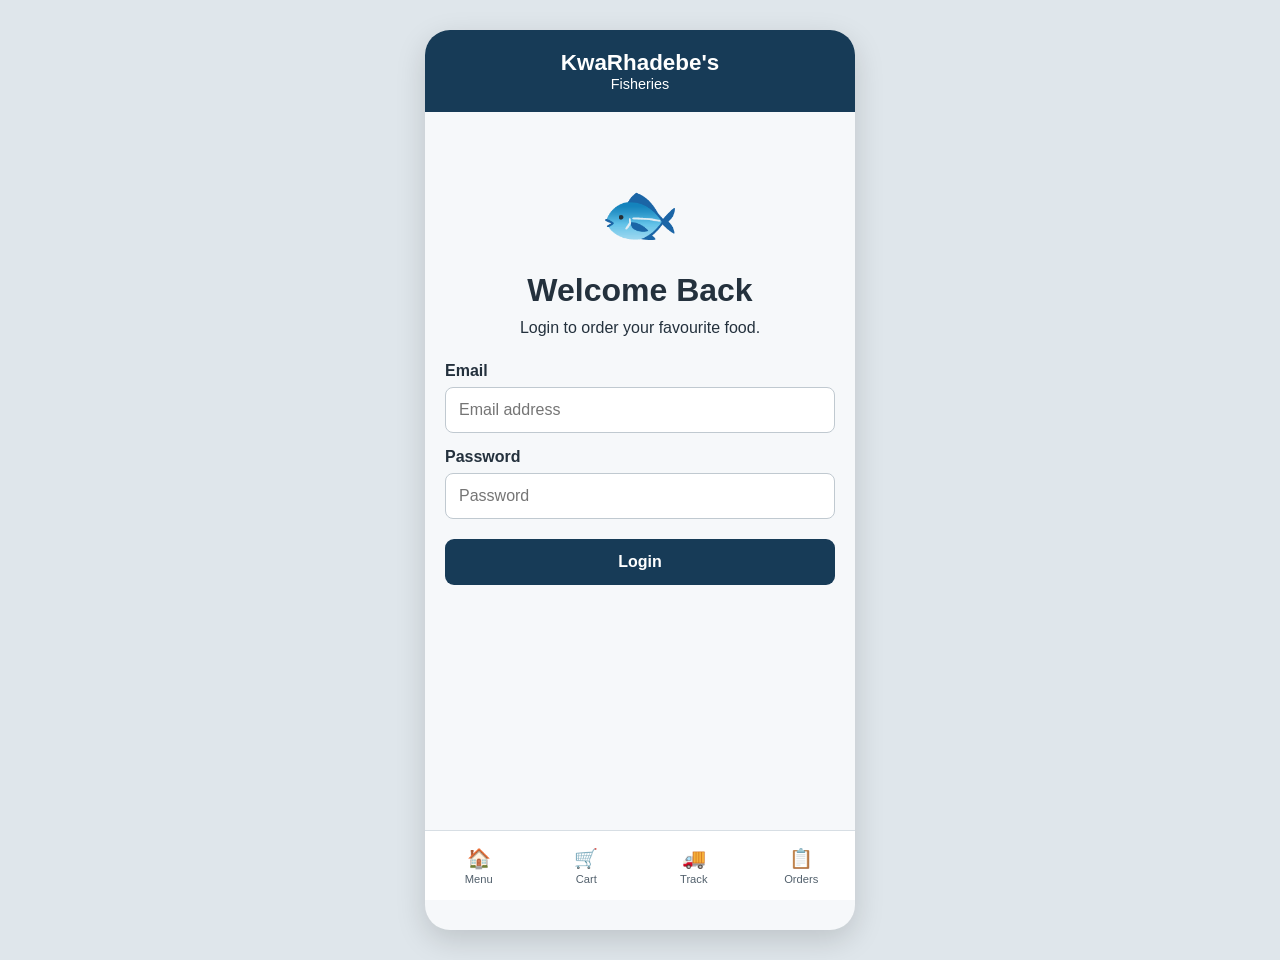
<file: kwarhadebe-fisheries/website/mobile/index.html>
<!DOCTYPE html>
<html lang="en">

<head>

    <meta charset="UTF-8">

    <meta
        name="viewport"
        content="width=device-width, initial-scale=1.0"
    >

    <meta
        name="description"
        content="KwaRhadebe's Fisheries mobile application prototype"
    >

    <title>
        KwaRhadebe's Fisheries App
    </title>

    <link
        rel="stylesheet"
        href="mobile.css"
    >

</head>


<body>

<div class="mobile-app">


    <!-- App Header -->

    <header class="app-header">

        <h1>
            KwaRhadebe's
        </h1>

        <p>
            Fisheries
        </p>

    </header>


    <!-- Login -->

    <section
        class="app-screen"
        id="login"
    >

        <div class="app-logo">
            🐟
        </div>

        <h2>
            Welcome Back
        </h2>

        <p>
            Login to order your favourite food.
        </p>


        <form
            id="mobile-login"
            class="mobile-form"
        >

            <label for="mobile-email">
                Email
            </label>

            <input
                type="email"
                id="mobile-email"
                required
                placeholder="Email address"
            >


            <label for="mobile-password">
                Password
            </label>

            <input
                type="password"
                id="mobile-password"
                required
                placeholder="Password"
            >


            <button
                type="submit"
                class="mobile-btn"
            >
                Login
            </button>

        </form>

    </section>


    <!-- Menu -->

    <section
        class="app-screen"
        id="menu"
    >

        <div class="app-title">

            <h2>
                Our Menu
            </h2>

            <p>
                Choose your meal
            </p>

        </div>


        <article class="food-card">

            <span class="food-icon">
                🐟
            </span>

            <div>

                <h3>
                    Fish &amp; Chips
                </h3>

                <p>
                    R60
                </p>

            </div>

            <button
                onclick="addMobileItem('Fish & Chips', 60)"
            >
                +
            </button>

        </article>


        <article class="food-card">

            <span class="food-icon">
                🥯
            </span>

            <div>

                <h3>
                    Fat Cakes
                </h3>

                <p>
                    R10
                </p>

            </div>

            <button
                onclick="addMobileItem('Fat Cakes', 10)"
            >
                +
            </button>

        </article>


        <article class="food-card">

            <span class="food-icon">
                🥤
            </span>

            <div>

                <h3>
                    Cold Drink
                </h3>

                <p>
                    R15
                </p>

            </div>

            <button
                onclick="addMobileItem('Cold Drink', 15)"
            >
                +
            </button>

        </article>


        <button
            class="mobile-btn"
            onclick="showScreen('checkout')"
        >
            View Cart
        </button>

    </section>


    <!-- Checkout -->

    <section
        class="app-screen"
        id="checkout"
    >

        <div class="app-title">

            <h2>
                Checkout
            </h2>

            <p>
                Confirm your order.
            </p>

        </div>


        <div
            id="mobile-cart"
            class="mobile-cart"
        >
            Your cart is empty.
        </div>


        <form
            id="mobile-checkout"
            class="mobile-form"
        >

            <label for="mobile-address">
                Delivery Address
            </label>

            <textarea
                id="mobile-address"
                required
                placeholder="Delivery address"
            ></textarea>


            <label for="mobile-payment">
                Payment
            </label>

            <select
                id="mobile-payment"
                required
            >

                <option value="">
                    Select payment method
                </option>

                <option>
                    Card
                </option>

                <option>
                    Online Payment
                </option>

                <option>
                    Cash on Delivery
                </option>

            </select>


            <button
                type="submit"
                class="mobile-btn"
            >
                Place Order
            </button>

        </form>

    </section>


    <!-- Tracking -->

    <section
        class="app-screen"
        id="tracking"
    >

        <div class="app-title">

            <h2>
                Track Delivery
            </h2>

            <p>
                Order #5002
            </p>

        </div>


        <div class="tracking-card">

            <div class="tracking-step active">
                ✓
                <span>
                    Order Received
                </span>
            </div>


            <div class="tracking-step active">
                ✓
                <span>
                    Preparing
                </span>
            </div>


            <div class="tracking-step active">
                🚚
                <span>
                    Out for Delivery
                </span>
            </div>


            <div class="tracking-step">
                ○
                <span>
                    Delivered
                </span>
            </div>

        </div>


        <button
            class="mobile-btn"
            onclick="showScreen('history')"
        >
            View Order History
        </button>

    </section>


    <!-- Order History -->

    <section
        class="app-screen"
        id="history"
    >

        <div class="app-title">

            <h2>
                Order History
            </h2>

            <p>
                Your previous orders.
            </p>

        </div>


        <article class="history-card">

            <div>

                <h3>
                    Order #5001
                </h3>

                <p>
                    Fish &amp; Chips
                </p>

            </div>

            <strong>
                R120
            </strong>

        </article>


        <article class="history-card">

            <div>

                <h3>
                    Order #5002
                </h3>

                <p>
                    Fish &amp; Chips + Drink
                </p>

            </div>

            <strong>
                R75
            </strong>

        </article>


        <article class="history-card">

            <div>

                <h3>
                    Order #5003
                </h3>

                <p>
                    Fat Cakes
                </p>

            </div>

            <strong>
                R40
            </strong>

        </article>


        <button
            class="mobile-btn"
            onclick="showScreen('menu')"
        >
            Order Again
        </button>

    </section>


    <!-- Mobile Navigation -->

    <nav class="bottom-nav">

        <button
            onclick="showScreen('menu')"
        >
            🏠
            <span>
                Menu
            </span>
        </button>


        <button
            onclick="showScreen('checkout')"
        >
            🛒
            <span>
                Cart
            </span>
        </button>


        <button
            onclick="showScreen('tracking')"
        >
            🚚
            <span>
                Track
            </span>
        </button>


        <button
            onclick="showScreen('history')"
        >
            📋
            <span>
                Orders
            </span>
        </button>

    </nav>


</div>


<script>

let mobileCart = [];


/*
    Show mobile screen
*/

function showScreen(screenId) {

    const screens =
        document.querySelectorAll(
            ".app-screen"
        );


    screens.forEach(
        function (screen) {

            screen.style.display =
                "none";

        }
    );


    const selectedScreen =
        document.getElementById(
            screenId
        );


    if (selectedScreen) {

        selectedScreen.style.display =
            "block";

    }


    updateMobileCart();

}


/*
    Add item
*/

function addMobileItem(
    name,
    price
) {

    mobileCart.push({
        name: name,
        price: price
    });


    alert(
        name +
        " added to cart."
    );


    updateMobileCart();

}


/*
    Update cart
*/

function updateMobileCart() {

    const cart =
        document.getElementById(
            "mobile-cart"
        );


    if (!cart) {

        return;

    }


    if (mobileCart.length === 0) {

        cart.textContent =
            "Your cart is empty.";

        return;

    }


    let total = 0;

    let html = "<h3>Your Order</h3>";


    mobileCart.forEach(
        function (item) {

            total += item.price;

            html += `
                <p>
                    ${item.name}
                    -
                    R${item.price}
                </p>
            `;

        }
    );


    html += `
        <hr>
        <strong>
            Total: R${total}
        </strong>
    `;


    cart.innerHTML = html;

}


/*
    Mobile login
*/

document
    .getElementById("mobile-login")
    .addEventListener(
        "submit",
        function (event) {

            event.preventDefault();

            showScreen("menu");

        }
    );


/*
    Mobile checkout
*/

document
    .getElementById("mobile-checkout")
    .addEventListener(
        "submit",
        function (event) {

            event.preventDefault();

            alert(
                "Order successfully placed. " +
                "Your order number is #5002."
            );

            mobileCart = [];

            showScreen("tracking");

        }
    );


/*
    Start application
*/

showScreen("login");

</script>


</body>

</html>
</file>
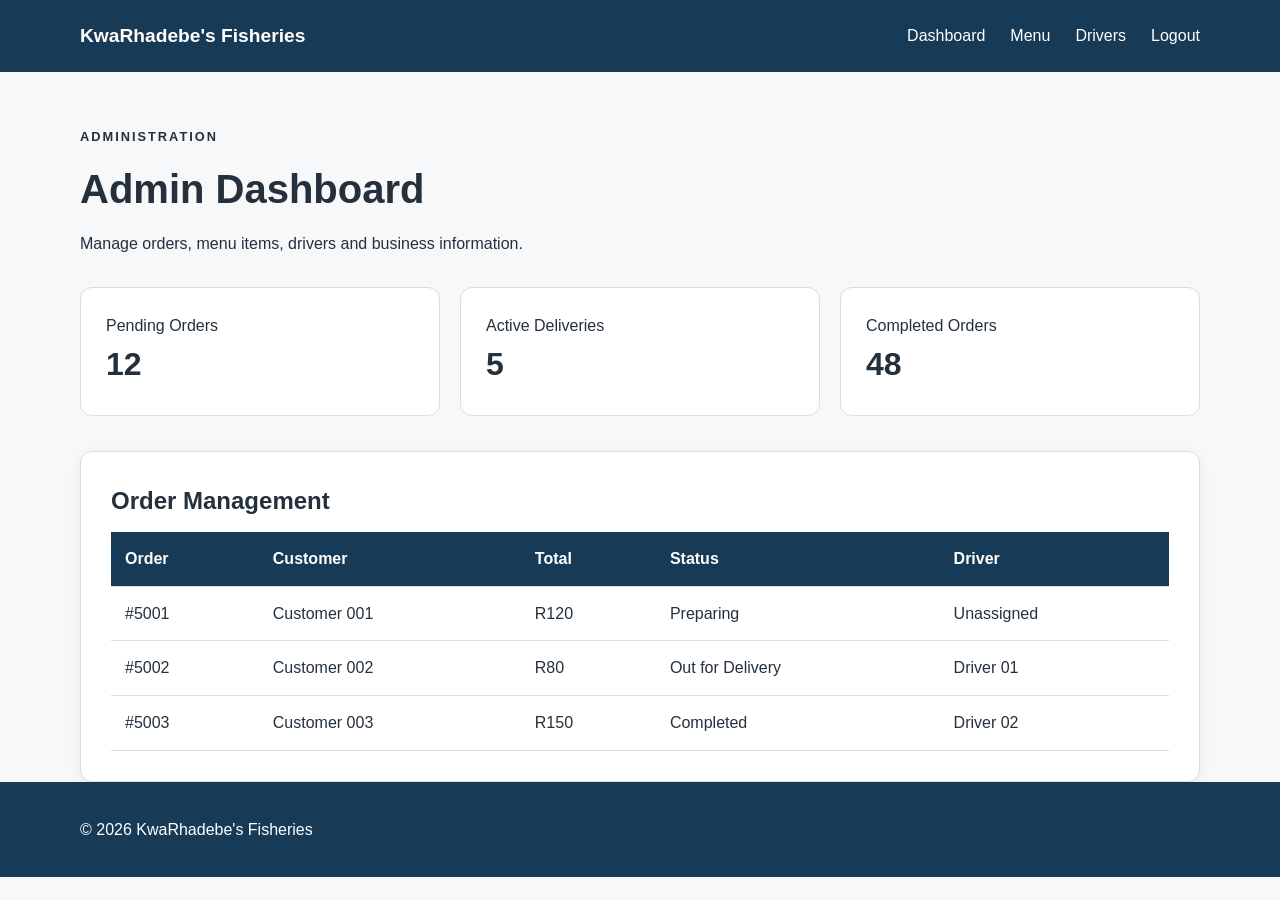
<file: kwarhadebe-fisheries/website/pages/admin.html>
<!DOCTYPE html>
<html lang="en">

<head>

    <meta charset="UTF-8">

    <meta
        name="viewport"
        content="width=device-width, initial-scale=1.0"
    >

    <title>
        Admin Dashboard | KwaRhadebe's Fisheries
    </title>

    <link
        rel="stylesheet"
        href="../css/style.css"
    >

</head>


<body>

<header class="site-header">

    <div class="container">

        <nav class="navbar">

            <a
                href="../index.html"
                class="logo"
            >
                KwaRhadebe's Fisheries
            </a>

            <ul class="nav-links">

                <li>
                    <a href="admin.html">
                        Dashboard
                    </a>
                </li>

                <li>
                    <a href="menu.html">
                        Menu
                    </a>
                </li>

                <li>
                    <a href="driver.html">
                        Drivers
                    </a>
                </li>

                <li>
                    <a href="../index.html">
                        Logout
                    </a>
                </li>

            </ul>

        </nav>

    </div>

</header>


<main>

<section class="container">

    <div class="page-heading">

        <p class="eyebrow">
            Administration
        </p>

        <h1>
            Admin Dashboard
        </h1>

        <p>
            Manage orders, menu items, drivers
            and business information.
        </p>

    </div>


    <!-- Dashboard Statistics -->

    <section
        class="dashboard-grid"
        aria-label="Dashboard statistics"
    >

        <article class="dashboard-card">

            <p>
                Pending Orders
            </p>

            <p class="dashboard-number">
                12
            </p>

        </article>


        <article class="dashboard-card">

            <p>
                Active Deliveries
            </p>

            <p class="dashboard-number">
                5
            </p>

        </article>


        <article class="dashboard-card">

            <p>
                Completed Orders
            </p>

            <p class="dashboard-number">
                48
            </p>

        </article>

    </section>


    <!-- Order Management -->

    <section class="card">

        <h2>
            Order Management
        </h2>

        <div class="table-container">

            <table>

                <thead>

                    <tr>

                        <th>
                            Order
                        </th>

                        <th>
                            Customer
                        </th>

                        <th>
                            Total
                        </th>

                        <th>
                            Status
                        </th>

                        <th>
                            Driver
                        </th>

                    </tr>

                </thead>


                <tbody>

                    <tr>

                        <td>
                            #5001
                        </td>

                        <td>
                            Customer 001
                        </td>

                        <td>
                            R120
                        </td>

                        <td>
                            Preparing
                        </td>

                        <td>
                            Unassigned
                        </td>

                    </tr>


                    <tr>

                        <td>
                            #5002
                        </td>

                        <td>
                            Customer 002
                        </td>

                        <td>
                            R80
                        </td>

                        <td>
                            Out for Delivery
                        </td>

                        <td>
                            Driver 01
                        </td>

                    </tr>


                    <tr>

                        <td>
                            #5003
                        </td>

                        <td>
                            Customer 003
                        </td>

                        <td>
                            R150
                        </td>

                        <td>
                            Completed
                        </td>

                        <td>
                            Driver 02
                        </td>

                    </tr>

                </tbody>

            </table>

        </div>

    </section>

</section>

</main>


<footer class="footer">

    <div class="container">

        <p>
            © 2026 KwaRhadebe's Fisheries
        </p>

    </div>

</footer>

</body>

</html>
</file>
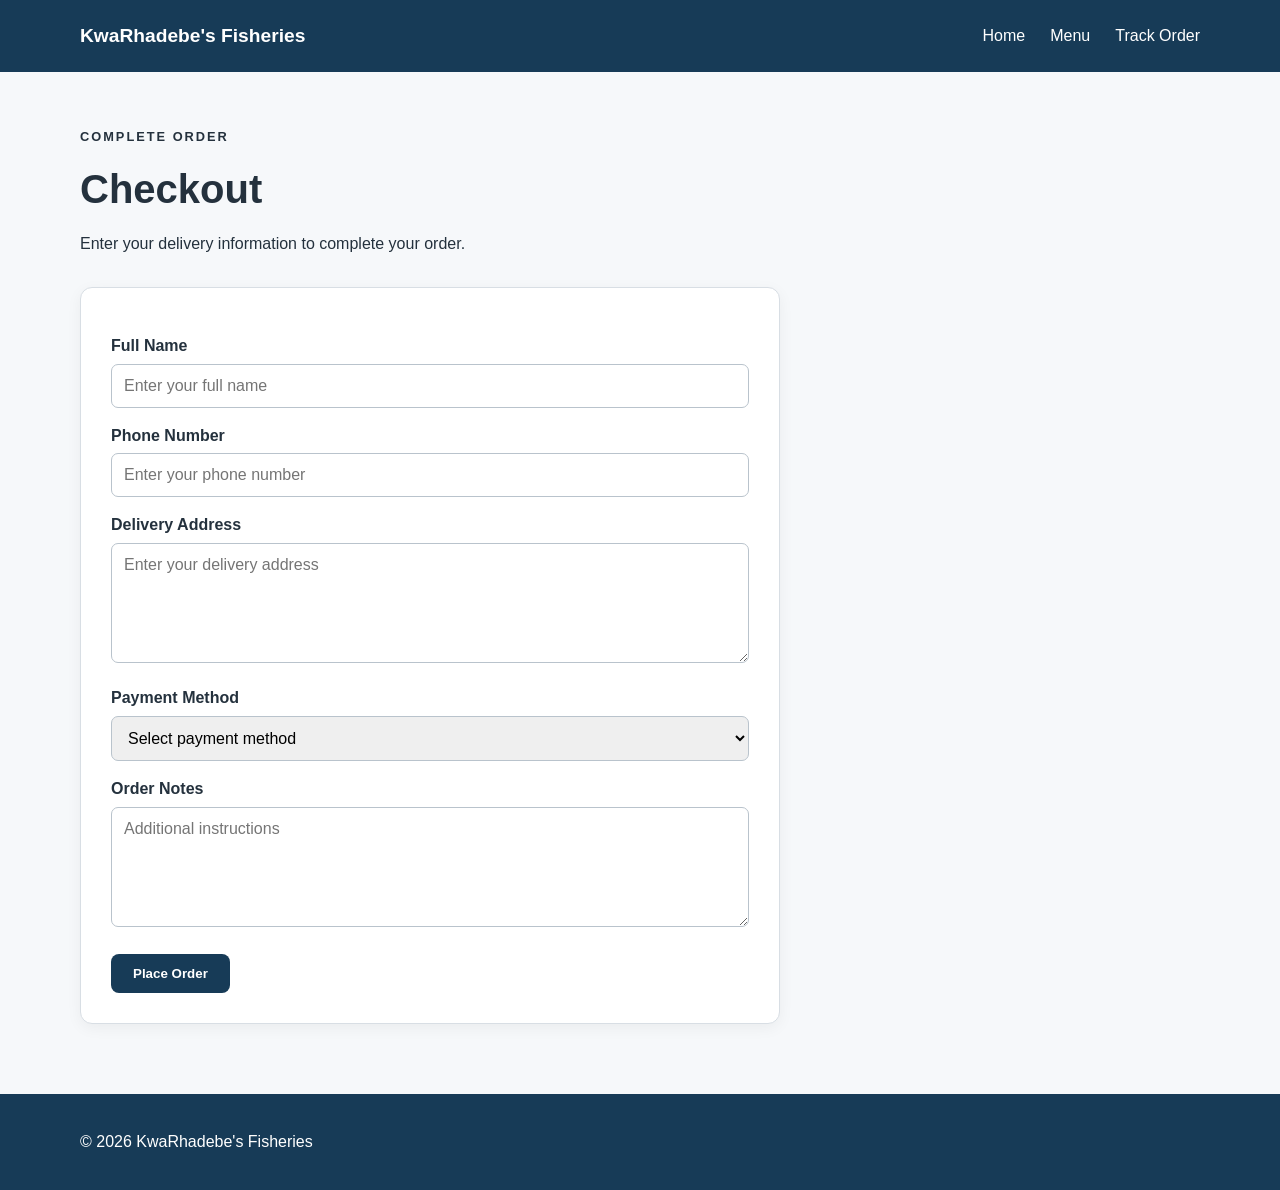
<file: kwarhadebe-fisheries/website/pages/checkout.html>
<!DOCTYPE html>
<html lang="en">

<head>

    <meta charset="UTF-8">

    <meta
        name="viewport"
        content="width=device-width, initial-scale=1.0"
    >

    <title>
        Checkout | KwaRhadebe's Fisheries
    </title>

    <link
        rel="stylesheet"
        href="../css/style.css"
    >

</head>


<body>

<header class="site-header">

    <div class="container">

        <nav class="navbar">

            <a
                href="../index.html"
                class="logo"
            >
                KwaRhadebe's Fisheries
            </a>

            <ul class="nav-links">

                <li>
                    <a href="../index.html">
                        Home
                    </a>
                </li>

                <li>
                    <a href="menu.html">
                        Menu
                    </a>
                </li>

                <li>
                    <a href="track.html">
                        Track Order
                    </a>
                </li>

            </ul>

        </nav>

    </div>

</header>


<main>

<section class="container">

    <div class="page-heading">

        <p class="eyebrow">
            Complete Order
        </p>

        <h1>
            Checkout
        </h1>

        <p>
            Enter your delivery information
            to complete your order.
        </p>

    </div>


    <form
        class="card form-card"
        id="checkout-form"
    >

        <label for="name">
            Full Name
        </label>

        <input
            type="text"
            id="name"
            name="name"
            required
            placeholder="Enter your full name"
        >


        <label for="phone">
            Phone Number
        </label>

        <input
            type="tel"
            id="phone"
            name="phone"
            required
            placeholder="Enter your phone number"
        >


        <label for="address">
            Delivery Address
        </label>

        <textarea
            id="address"
            name="address"
            required
            placeholder="Enter your delivery address"
        ></textarea>


        <label for="payment">
            Payment Method
        </label>

        <select
            id="payment"
            name="payment"
            required
        >

            <option value="">
                Select payment method
            </option>

            <option value="card">
                Card
            </option>

            <option value="online">
                Online Payment
            </option>

            <option value="cash">
                Cash on Delivery
            </option>

        </select>


        <label for="notes">
            Order Notes
        </label>

        <textarea
            id="notes"
            name="notes"
            placeholder="Additional instructions"
        ></textarea>


        <button
            type="submit"
            class="btn"
        >
            Place Order
        </button>


        <p
            id="checkout-message"
            role="status"
        ></p>

    </form>

</section>

</main>


<footer class="footer">

    <div class="container">

        <p>
            © 2026 KwaRhadebe's Fisheries
        </p>

    </div>

</footer>


<script src="../js/app.js"></script>

</body>

</html>
</file>
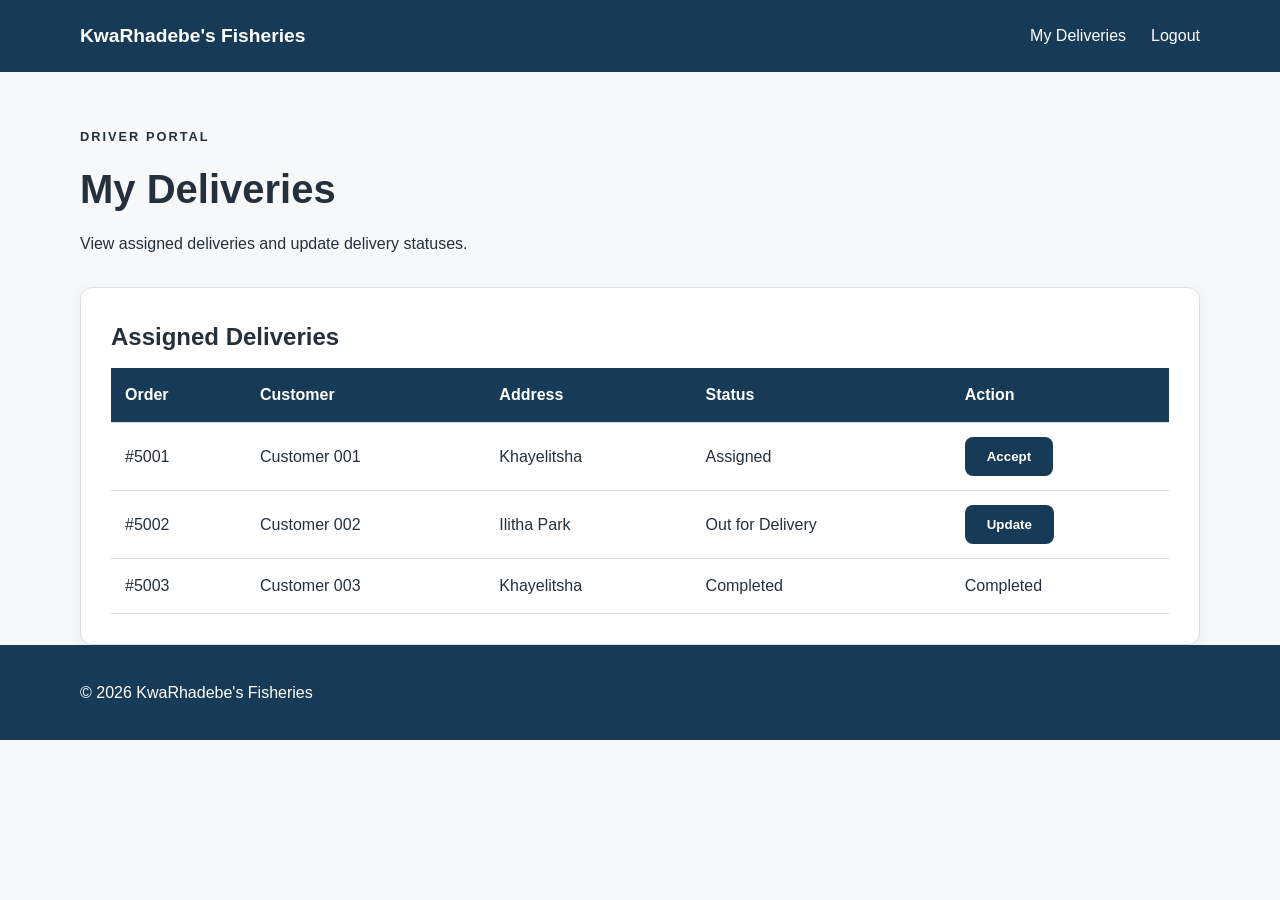
<file: kwarhadebe-fisheries/website/pages/driver.html>
<!DOCTYPE html>
<html lang="en">

<head>

    <meta charset="UTF-8">

    <meta
        name="viewport"
        content="width=device-width, initial-scale=1.0"
    >

    <title>
        Driver Dashboard | KwaRhadebe's Fisheries
    </title>

    <link
        rel="stylesheet"
        href="../css/style.css"
    >

</head>


<body>

<header class="site-header">

    <div class="container">

        <nav class="navbar">

            <a
                href="../index.html"
                class="logo"
            >
                KwaRhadebe's Fisheries
            </a>

            <ul class="nav-links">

                <li>
                    <a href="driver.html">
                        My Deliveries
                    </a>
                </li>

                <li>
                    <a href="../index.html">
                        Logout
                    </a>
                </li>

            </ul>

        </nav>

    </div>

</header>


<main>

<section class="container">

    <div class="page-heading">

        <p class="eyebrow">
            Driver Portal
        </p>

        <h1>
            My Deliveries
        </h1>

        <p>
            View assigned deliveries and
            update delivery statuses.
        </p>

    </div>


    <section class="card">

        <h2>
            Assigned Deliveries
        </h2>


        <div class="table-container">

            <table>

                <thead>

                    <tr>

                        <th>
                            Order
                        </th>

                        <th>
                            Customer
                        </th>

                        <th>
                            Address
                        </th>

                        <th>
                            Status
                        </th>

                        <th>
                            Action
                        </th>

                    </tr>

                </thead>


                <tbody>

                    <tr>

                        <td>
                            #5001
                        </td>

                        <td>
                            Customer 001
                        </td>

                        <td>
                            Khayelitsha
                        </td>

                        <td>
                            Assigned
                        </td>

                        <td>
                            <button
                                class="btn"
                                type="button"
                                onclick="updateStatus('5001')"
                            >
                                Accept
                            </button>
                        </td>

                    </tr>


                    <tr>

                        <td>
                            #5002
                        </td>

                        <td>
                            Customer 002
                        </td>

                        <td>
                            Ilitha Park
                        </td>

                        <td>
                            Out for Delivery
                        </td>

                        <td>
                            <button
                                class="btn"
                                type="button"
                                onclick="updateStatus('5002')"
                            >
                                Update
                            </button>
                        </td>

                    </tr>


                    <tr>

                        <td>
                            #5003
                        </td>

                        <td>
                            Customer 003
                        </td>

                        <td>
                            Khayelitsha
                        </td>

                        <td>
                            Completed
                        </td>

                        <td>
                            Completed
                        </td>

                    </tr>

                </tbody>

            </table>

        </div>

    </section>

</section>

</main>


<footer class="footer">

    <div class="container">

        <p>
            © 2026 KwaRhadebe's Fisheries
        </p>

    </div>

</footer>


<script>

function updateStatus(orderNumber) {

    alert(
        "Delivery status for Order #" +
        orderNumber +
        " has been updated."
    );

}

</script>


</body>

</html>
</file>
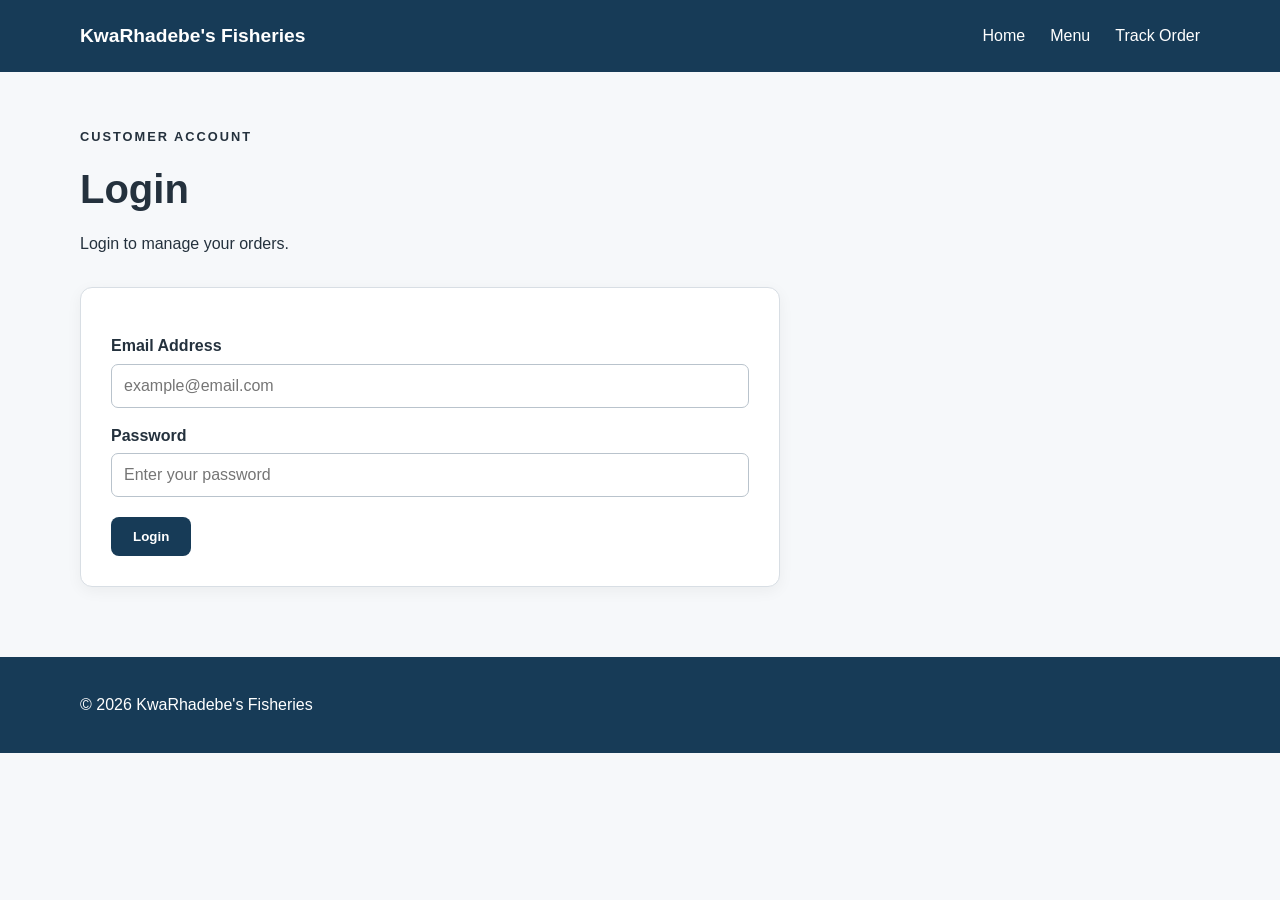
<file: kwarhadebe-fisheries/website/pages/login.html>
<!DOCTYPE html>
<html lang="en">

<head>

    <meta charset="UTF-8">

    <meta
        name="viewport"
        content="width=device-width, initial-scale=1.0"
    >

    <title>
        Login | KwaRhadebe's Fisheries
    </title>

    <link
        rel="stylesheet"
        href="../css/style.css"
    >

</head>


<body>

<header class="site-header">

    <div class="container">

        <nav class="navbar">

            <a
                href="../index.html"
                class="logo"
            >
                KwaRhadebe's Fisheries
            </a>

            <ul class="nav-links">

                <li>
                    <a href="index.html">
                        Home
                    </a>
                </li>

                <li>
                    <a href="menu.html">
                        Menu
                    </a>
                </li>

                <li>
                    <a href="track.html">
                        Track Order
                    </a>
                </li>

            </ul>

        </nav>

    </div>

</header>


<main>

<section class="container">

    <div class="page-heading">

        <p class="eyebrow">
            Customer Account
        </p>

        <h1>
            Login
        </h1>

        <p>
            Login to manage your orders.
        </p>

    </div>


    <form
        class="card form-card"
        id="login-form"
    >

        <label for="email">
            Email Address
        </label>

        <input
            type="email"
            id="email"
            name="email"
            required
            placeholder="example@email.com"
        >


        <label for="password">
            Password
        </label>

        <input
            type="password"
            id="password"
            name="password"
            required
            placeholder="Enter your password"
        >


        <button
            type="submit"
            class="btn"
        >
            Login
        </button>


        <p
            id="login-message"
            role="status"
        ></p>

    </form>

</section>

</main>


<footer class="footer">

    <div class="container">

        <p>
            © 2026 KwaRhadebe's Fisheries
        </p>

    </div>

</footer>


<script src="../js/app.js"></script>

</body>

</html>
</file>
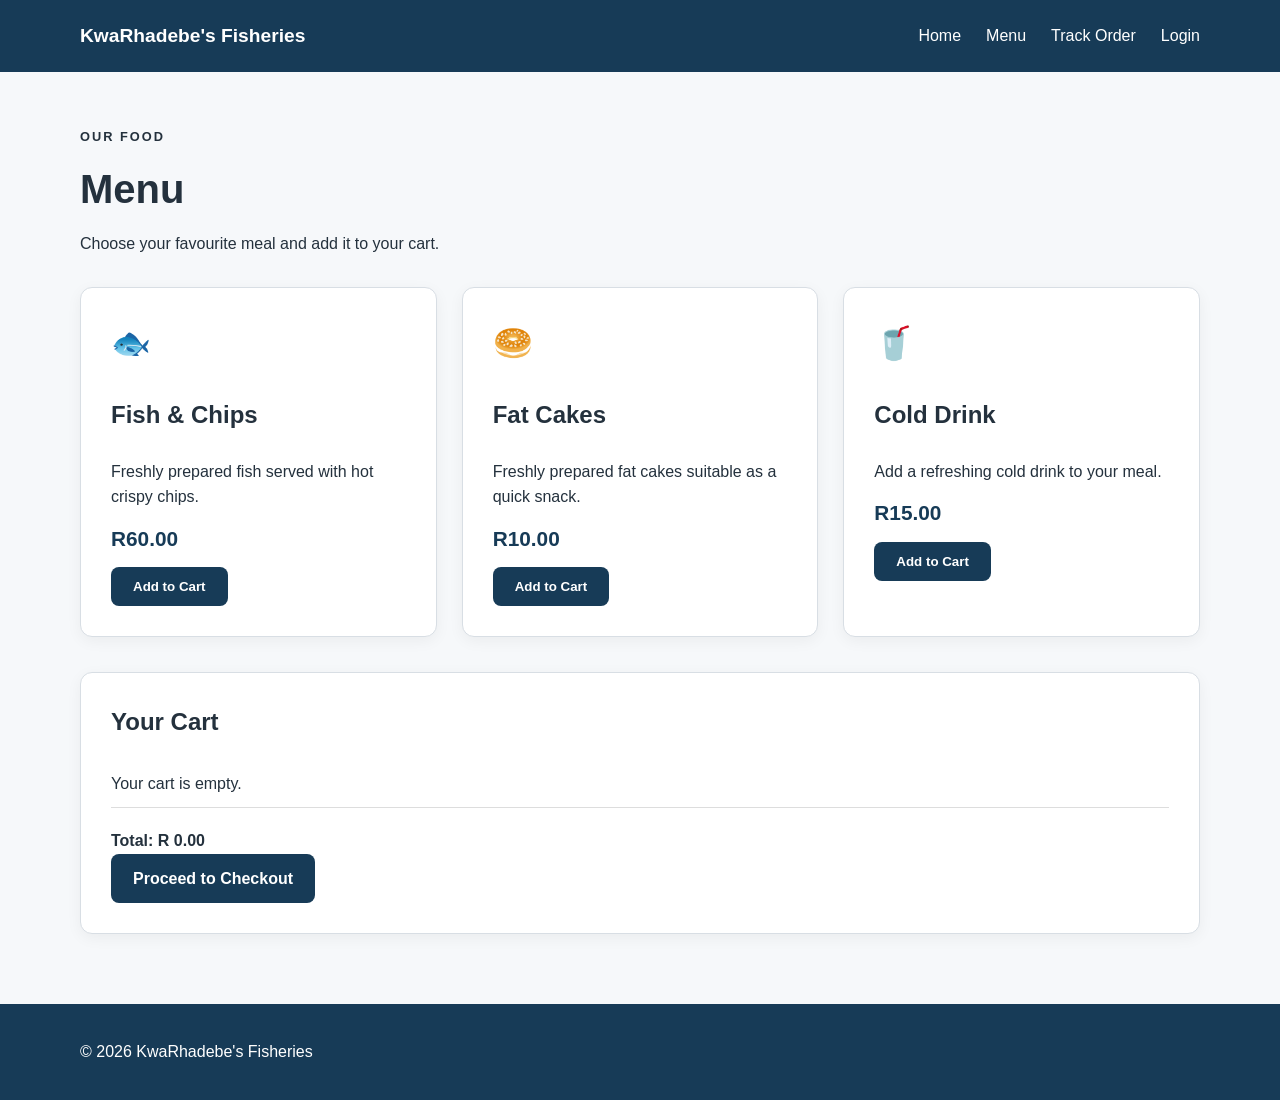
<file: kwarhadebe-fisheries/website/pages/menu.html>
<!DOCTYPE html>
<html lang="en">

<head>

    <meta charset="UTF-8">

    <meta
        name="viewport"
        content="width=device-width, initial-scale=1.0"
    >

    <meta
        name="description"
        content="KwaRhadebe's Fisheries food menu"
    >

    <title>
        Menu | KwaRhadebe's Fisheries
    </title>

    <link
        rel="stylesheet"
        href="../css/style.css"
    >

</head>


<body>

    <header class="site-header">

        <div class="container">

            <nav class="navbar">

                <a
                    href="../index.html"
                    class="logo"
                >
                    KwaRhadebe's Fisheries
                </a>

                <ul class="nav-links">

                    <li>
                        <a href="index.html">
                            Home
                        </a>
                    </li>

                    <li>
                        <a href="menu.html">
                            Menu
                        </a>
                    </li>

                    <li>
                        <a href="track.html">
                            Track Order
                        </a>
                    </li>

                    <li>
                        <a href="login.html">
                            Login
                        </a>
                    </li>

                </ul>

            </nav>

        </div>

    </header>


    <main>

        <section class="container">

            <div class="page-heading">

                <p class="eyebrow">
                    Our Food
                </p>

                <h1>
                    Menu
                </h1>

                <p>
                    Choose your favourite meal
                    and add it to your cart.
                </p>

            </div>


            <div class="grid-3">


                <!-- Fish and Chips -->

                <article class="card menu-card">

                    <div class="card-icon">
                        🐟
                    </div>

                    <h2>
                        Fish &amp; Chips
                    </h2>

                    <p>
                        Freshly prepared fish served
                        with hot crispy chips.
                    </p>

                    <p class="menu-price">
                        R60.00
                    </p>

                    <button
                        class="btn add-to-cart"
                        data-item="Fish & Chips"
                        data-price="60"
                    >
                        Add to Cart
                    </button>

                </article>


                <!-- Fat Cakes -->

                <article class="card menu-card">

                    <div class="card-icon">
                        🥯
                    </div>

                    <h2>
                        Fat Cakes
                    </h2>

                    <p>
                        Freshly prepared fat cakes
                        suitable as a quick snack.
                    </p>

                    <p class="menu-price">
                        R10.00
                    </p>

                    <button
                        class="btn add-to-cart"
                        data-item="Fat Cakes"
                        data-price="10"
                    >
                        Add to Cart
                    </button>

                </article>


                <!-- Cold Drink -->

                <article class="card menu-card">

                    <div class="card-icon">
                        🥤
                    </div>

                    <h2>
                        Cold Drink
                    </h2>

                    <p>
                        Add a refreshing cold drink
                        to your meal.
                    </p>

                    <p class="menu-price">
                        R15.00
                    </p>

                    <button
                        class="btn add-to-cart"
                        data-item="Cold Drink"
                        data-price="15"
                    >
                        Add to Cart
                    </button>

                </article>


            </div>


            <!-- Shopping Cart -->

            <section
                class="card cart"
                aria-live="polite"
            >

                <h2>
                    Your Cart
                </h2>

                <ul id="cart-list">

                    <li>
                        Your cart is empty.
                    </li>

                </ul>


                <p>
                    <strong>
                        Total: R
                        <span id="cart-total">
                            0.00
                        </span>
                    </strong>
                </p>


                <a
                    href="checkout.html"
                    class="btn"
                >
                    Proceed to Checkout
                </a>

            </section>

        </section>

    </main>


    <footer class="footer">

        <div class="container">

            <p>
                © 2026 KwaRhadebe's Fisheries
            </p>

        </div>

    </footer>


    <script src="../js/app.js"></script>

</body>

</html>
</file>
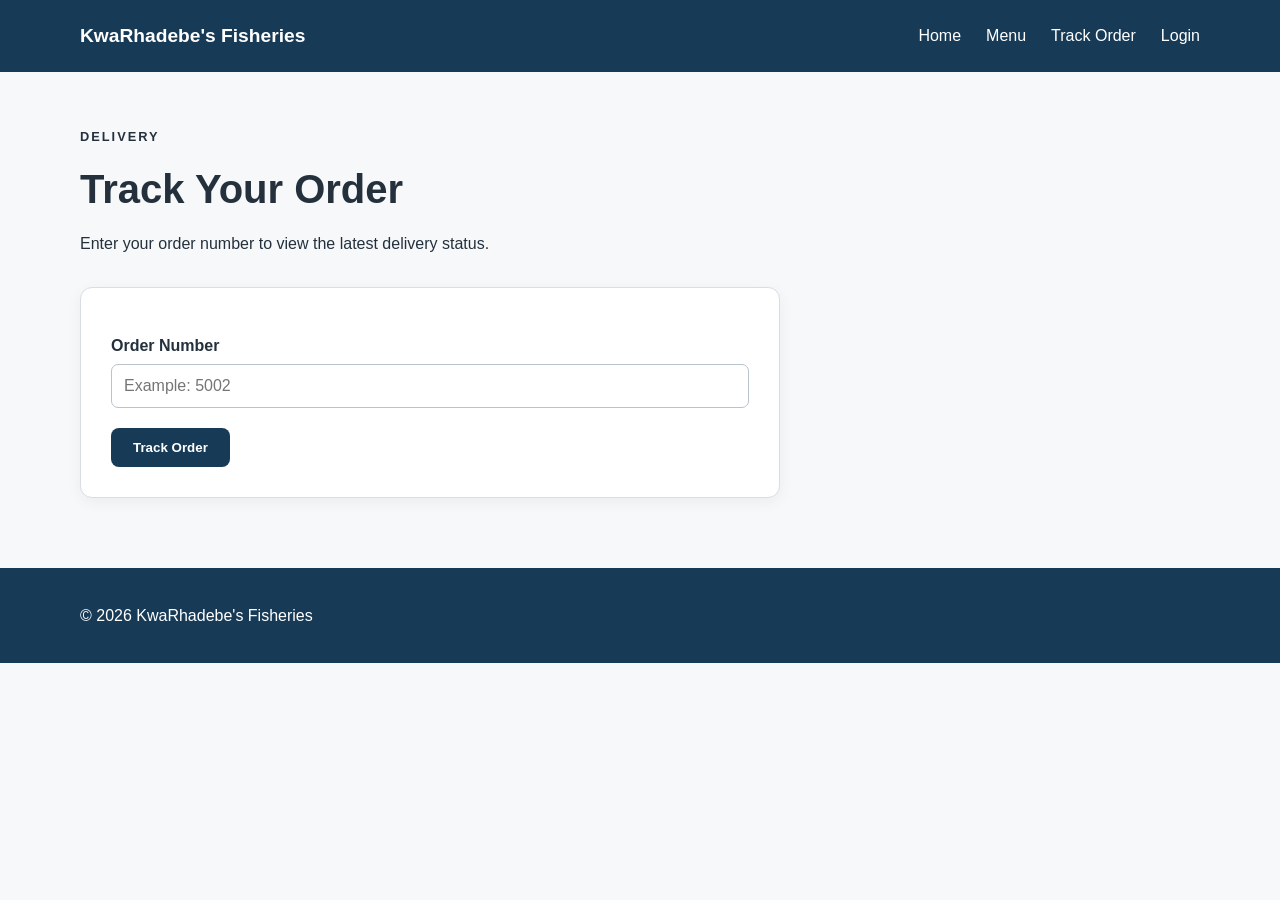
<file: kwarhadebe-fisheries/website/pages/track.html>
<!DOCTYPE html>
<html lang="en">

<head>

    <meta charset="UTF-8">

    <meta
        name="viewport"
        content="width=device-width, initial-scale=1.0"
    >

    <title>
        Track Order | KwaRhadebe's Fisheries
    </title>

    <link
        rel="stylesheet"
        href="../css/style.css"
    >

</head>


<body>

<header class="site-header">

    <div class="container">

        <nav class="navbar">

            <a
                href="../index.html"
                class="logo"
            >
                KwaRhadebe's Fisheries
            </a>

            <ul class="nav-links">

                <li>
                    <a href="../index.html">
                        Home
                    </a>
                </li>

                <li>
                    <a href="menu.html">
                        Menu
                    </a>
                </li>

                <li>
                    <a href="track.html">
                        Track Order
                    </a>
                </li>

                <li>
                    <a href="login.html">
                        Login
                    </a>
                </li>

            </ul>

        </nav>

    </div>

</header>


<main>

<section class="container">

    <div class="page-heading">

        <p class="eyebrow">
            Delivery
        </p>

        <h1>
            Track Your Order
        </h1>

        <p>
            Enter your order number to view
            the latest delivery status.
        </p>

    </div>


    <form
        class="card form-card"
        id="tracking-form"
    >

        <label for="order-id">
            Order Number
        </label>

        <input
            type="text"
            id="order-id"
            name="order-id"
            placeholder="Example: 5002"
            required
        >


        <button
            type="submit"
            class="btn"
        >
            Track Order
        </button>

    </form>


    <section
        class="card"
        id="tracking-result"
        hidden
    >

        <h2>
            Order #5002
        </h2>

        <p>
            Your order is currently:
        </p>

        <p>
            <strong>
                Out for Delivery
            </strong>
        </p>


        <div class="status-container">

            <div class="status active">
                <h3>
                    1
                </h3>

                <p>
                    Order Received
                </p>
            </div>


            <div class="status active">
                <h3>
                    2
                </h3>

                <p>
                    Preparing
                </p>
            </div>


            <div class="status active">
                <h3>
                    3
                </h3>

                <p>
                    Out for Delivery
                </p>
            </div>


            <div class="status">
                <h3>
                    4
                </h3>

                <p>
                    Delivered
                </p>
            </div>

        </div>


        <p>
            Your driver has been assigned
            and is currently on the way.
        </p>

    </section>

</section>

</main>


<footer class="footer">

    <div class="container">

        <p>
            © 2026 KwaRhadebe's Fisheries
        </p>

    </div>

</footer>


<script src="../js/app.js"></script>

</body>

</html>
</file>
<file: kwarhadebe-fisheries/website/mobile/mobile.css>
* {
    box-sizing: border-box;
    margin: 0;
    padding: 0;
}

body {
    font-family: Arial, Helvetica, sans-serif;

    background-color: #dfe6eb;

    color: #24313d;
}


.mobile-app {
    width: 100%;
    max-width: 430px;

    min-height: 100vh;

    margin: auto;

    background-color: #f6f8fa;

    position: relative;

    padding-bottom: 75px;
}


/* ================================
   APP HEADER
================================ */

.app-header {
    background-color: #173b57;

    color: white;

    padding: 20px;

    text-align: center;
}

.app-header h1 {
    font-size: 1.4rem;
}

.app-header p {
    font-size: 0.9rem;
}


/* ================================
   SCREENS
================================ */

.app-screen {
    padding: 25px 20px;

    min-height: 600px;
}

.app-title {
    margin-bottom: 25px;
}

.app-title h2 {
    font-size: 1.8rem;
}

.app-title p {
    color: #68737c;
}


/* ================================
   LOGIN
================================ */

.app-logo {
    font-size: 4rem;

    text-align: center;

    margin: 40px 0 20px;
}

#login {
    text-align: center;
}

#login h2 {
    font-size: 2rem;
    margin-bottom: 10px;
}


/* ================================
   FORMS
================================ */

.mobile-form {
    text-align: left;

    margin-top: 25px;
}

.mobile-form label {
    display: block;

    font-weight: bold;

    margin: 15px 0 7px;
}

.mobile-form input,
.mobile-form textarea,
.mobile-form select {
    width: 100%;

    padding: 13px;

    border: 1px solid #c0c9d0;

    border-radius: 8px;

    font-family: inherit;

    font-size: 1rem;
}

.mobile-form textarea {
    min-height: 100px;
}


/* ================================
   BUTTON
================================ */

.mobile-btn {
    width: 100%;

    background-color: #173b57;

    color: white;

    border: none;

    border-radius: 9px;

    padding: 14px;

    margin-top: 20px;

    font-weight: bold;

    font-size: 1rem;

    cursor: pointer;
}

.mobile-btn:active {
    transform: scale(0.98);
}


/* ================================
   FOOD CARDS
================================ */

.food-card {
    background-color: white;

    display: flex;

    align-items: center;

    gap: 15px;

    padding: 16px;

    margin-bottom: 15px;

    border-radius: 12px;

    border: 1px solid #d7dee4;
}

.food-icon {
    font-size: 2.3rem;
}

.food-card div {
    flex: 1;
}

.food-card h3 {
    font-size: 1rem;
}

.food-card p {
    color: #173b57;

    font-weight: bold;
}

.food-card button {
    width: 40px;
    height: 40px;

    border: none;

    border-radius: 50%;

    background-color: #173b57;

    color: white;

    font-size: 1.5rem;

    cursor: pointer;
}


/* ================================
   CART
================================ */

.mobile-cart {
    background-color: white;

    border-radius: 12px;

    padding: 20px;

    border: 1px solid #d7dee4;

    margin-bottom: 20px;
}

.mobile-cart p {
    padding: 7px 0;
}


/* ================================
   TRACKING
================================ */

.tracking-card {
    background-color: white;

    border-radius: 12px;

    padding: 20px;

    margin-bottom: 25px;
}

.tracking-step {
    display: flex;

    align-items: center;

    gap: 15px;

    padding: 17px 5px;

    border-bottom: 1px solid #ddd;

    color: #89939c;
}

.tracking-step:last-child {
    border-bottom: none;
}

.tracking-step.active {
    color: #173b57;

    font-weight: bold;
}


/* ================================
   HISTORY
================================ */

.history-card {
    background-color: white;

    border-radius: 12px;

    padding: 18px;

    margin-bottom: 15px;

    display: flex;

    justify-content: space-between;

    gap: 15px;

    border: 1px solid #d7dee4;
}

.history-card h3 {
    font-size: 1rem;
}

.history-card p {
    color: #68737c;

    font-size: 0.9rem;

    margin-top: 4px;
}


/* ================================
   BOTTOM NAVIGATION
================================ */

.bottom-nav {
    position: fixed;

    bottom: 0;

    left: 50%;

    transform: translateX(-50%);

    width: 100%;

    max-width: 430px;

    height: 70px;

    background-color: white;

    border-top: 1px solid #d7dee4;

    display: grid;

    grid-template-columns:
        repeat(4, 1fr);

    z-index: 100;
}

.bottom-nav button {
    background: none;

    border: none;

    cursor: pointer;

    color: #53616d;

    font-size: 1.2rem;
}

.bottom-nav span {
    display: block;

    font-size: 0.7rem;

    margin-top: 3px;
}


/* ================================
   RESPONSIVE
================================ */

@media (min-width: 600px) {

    .mobile-app {
        margin-top: 30px;

        margin-bottom: 30px;

        border-radius: 25px;

        overflow: hidden;

        box-shadow:
            0 10px 30px rgba(0,0,0,0.15);
    }

}
</file>
<file: kwarhadebe-fisheries/website/css/style.css>
/* ================================
   GLOBAL STYLES
================================ */

* {
    box-sizing: border-box;
    margin: 0;
    padding: 0;
}

html {
    scroll-behavior: smooth;
}

body {
    font-family: Arial, Helvetica, sans-serif;
    line-height: 1.6;
    color: #24313d;
    background-color: #f6f8fa;
}

a {
    text-decoration: none;
}

ul {
    list-style: none;
}

.container {
    width: min(1120px, 92%);
    margin: 0 auto;
}


/* ================================
   HEADER
================================ */

.site-header {
    background-color: #173b57;
    color: white;
}

.navbar {
    min-height: 72px;

    display: flex;
    align-items: center;
    justify-content: space-between;

    gap: 30px;
}

.logo {
    color: white;
    font-size: 1.2rem;
    font-weight: bold;
}

.nav-links {
    display: flex;
    align-items: center;
    gap: 25px;
}

.nav-links a {
    color: white;
    font-weight: 500;
}

.nav-links a:hover {
    text-decoration: underline;
}


/* ================================
   HERO
================================ */

.hero {
    background:
        linear-gradient(
            rgba(23, 59, 87, 0.88),
            rgba(23, 59, 87, 0.88)
        ),
        url("../assets/fish.jpg");

    background-size: cover;
    background-position: center;

    color: white;
}

.hero-content {
    min-height: 520px;

    display: flex;
    align-items: center;
}

.hero-content > div {
    max-width: 700px;
}

.eyebrow {
    text-transform: uppercase;
    letter-spacing: 2px;
    font-size: 0.8rem;
    font-weight: bold;
    margin-bottom: 10px;
}

.hero h1 {
    font-size: clamp(2.5rem, 6vw, 4.5rem);
    line-height: 1.05;
    margin-bottom: 25px;
}

.hero p {
    font-size: 1.1rem;
    max-width: 650px;
}


/* ================================
   BUTTONS
================================ */

.hero-buttons {
    display: flex;
    gap: 15px;
    flex-wrap: wrap;
    margin-top: 25px;
}

.btn {
    display: inline-block;

    background-color: #173b57;
    color: white;

    border: none;
    border-radius: 8px;

    padding: 12px 22px;

    cursor: pointer;

    font-weight: bold;

    transition: 0.2s ease;
}

.btn:hover {
    transform: translateY(-2px);
    opacity: 0.9;
}

.btn-secondary {
    background-color: white;
    color: #173b57;
}


/* ================================
   SECTIONS
================================ */

.section {
    padding: 70px 0;
}

.section-light {
    background-color: #eaf0f4;
}

.section-heading {
    text-align: center;
    margin-bottom: 40px;
}

.section-heading h2 {
    font-size: 2rem;
}


/* ================================
   CARDS
================================ */

.grid-3 {
    display: grid;

    grid-template-columns:
        repeat(3, 1fr);

    gap: 25px;
}

.card {
    background-color: white;

    border: 1px solid #d8dee4;

    border-radius: 12px;

    padding: 30px;

    box-shadow:
        0 4px 15px rgba(0, 0, 0, 0.05);
}

.card h2,
.card h3 {
    margin-bottom: 12px;
}

.card-icon {
    font-size: 2rem;
    margin-bottom: 15px;
}


/* ================================
   STEPS
================================ */

.steps {
    display: grid;

    grid-template-columns:
        repeat(3, 1fr);

    gap: 25px;
}

.step {
    background-color: white;

    padding: 30px;

    border-radius: 12px;

    text-align: center;
}

.step-number {
    width: 50px;
    height: 50px;

    display: flex;
    align-items: center;
    justify-content: center;

    margin: 0 auto 15px;

    border-radius: 50%;

    background-color: #173b57;
    color: white;

    font-weight: bold;
}


/* ================================
   PAGE HEADINGS
================================ */

.page-heading {
    padding: 55px 0 30px;
}

.page-heading h1 {
    font-size: 2.5rem;
    margin-bottom: 10px;
}


/* ================================
   FORMS
================================ */

.form-card {
    max-width: 700px;
    margin-bottom: 70px;
}

.form-card label {
    display: block;
    font-weight: bold;
    margin-top: 15px;
    margin-bottom: 5px;
}

.form-card input,
.form-card select,
.form-card textarea {
    width: 100%;

    padding: 12px;

    border: 1px solid #b9c3cc;

    border-radius: 7px;

    font-family: inherit;
    font-size: 1rem;
}

.form-card textarea {
    min-height: 120px;
    resize: vertical;
}

.form-card .btn {
    margin-top: 20px;
}


/* ================================
   MENU
================================ */

.menu-card {
    display: flex;
    flex-direction: column;
    gap: 12px;
}

.menu-price {
    font-size: 1.3rem;
    font-weight: bold;
    color: #173b57;
}

.menu-card .btn {
    align-self: flex-start;
}


/* ================================
   CART
================================ */

.cart {
    margin: 35px 0 70px;
}

.cart ul {
    margin: 20px 0;
}

.cart li {
    padding: 10px 0;
    border-bottom: 1px solid #ddd;
}


/* ================================
   STATUS
================================ */

.status-container {
    display: grid;

    grid-template-columns:
        repeat(4, 1fr);

    gap: 15px;

    margin: 30px 0;
}

.status {
    text-align: center;
    padding: 20px;

    background-color: #eef2f5;

    border-radius: 10px;
}

.status.active {
    background-color: #173b57;
    color: white;
}


/* ================================
   TABLES
================================ */

.table-container {
    overflow-x: auto;
}

table {
    width: 100%;
    border-collapse: collapse;
    background-color: white;
}

th,
td {
    padding: 14px;
    text-align: left;
    border-bottom: 1px solid #ddd;
}

th {
    background-color: #173b57;
    color: white;
}


/* ================================
   DASHBOARD
================================ */

.dashboard-grid {
    display: grid;

    grid-template-columns:
        repeat(3, 1fr);

    gap: 20px;

    margin-bottom: 35px;
}

.dashboard-card {
    background-color: white;

    padding: 25px;

    border-radius: 12px;

    border: 1px solid #ddd;
}

.dashboard-number {
    font-size: 2rem;
    font-weight: bold;
}


/* ================================
   FOOTER
================================ */

.footer {
    background-color: #173b57;
    color: white;

    padding: 35px 0;
}

.footer-content {
    display: flex;
    justify-content: space-between;
    gap: 30px;
}


/* ================================
   RESPONSIVE DESIGN
================================ */

@media (max-width: 800px) {

    .navbar {
        flex-direction: column;
        padding: 18px 0;
    }

    .nav-links {
        flex-wrap: wrap;
        justify-content: center;
    }

    .grid-3,
    .steps,
    .dashboard-grid {
        grid-template-columns: 1fr;
    }

    .status-container {
        grid-template-columns: 1fr 1fr;
    }

    .footer-content {
        flex-direction: column;
    }

    .hero-content {
        min-height: 450px;
    }

}

@media (max-width: 500px) {

    .nav-links {
        gap: 12px;
        font-size: 0.9rem;
    }

    .hero h1 {
        font-size: 2.5rem;
    }

    .status-container {
        grid-template-columns: 1fr;
    }

}
</file>
